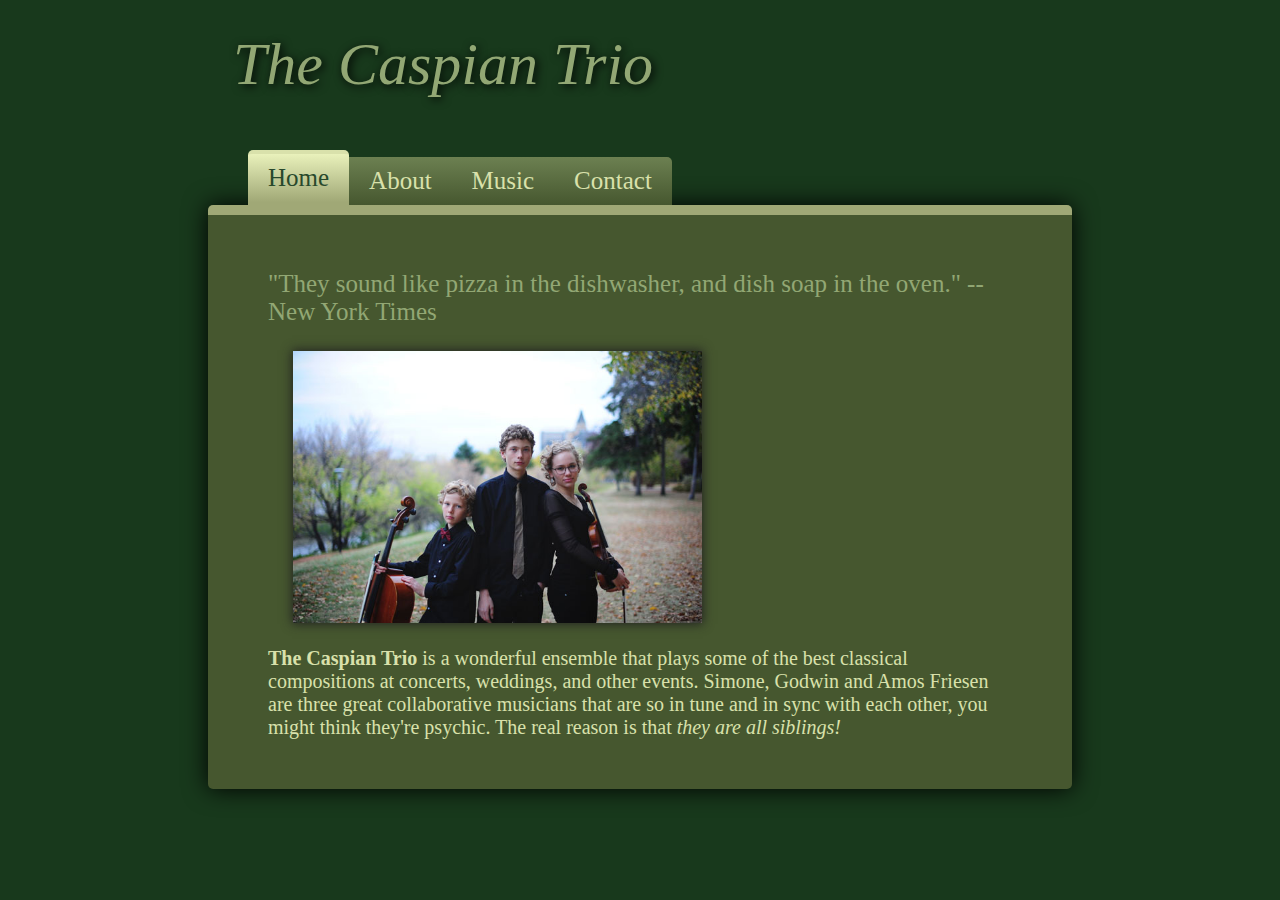
<file: index.html>
<!DOCTYPE html>

<html>

	<head>
		<title>The Caspian Trio</title>
		<link rel="stylesheet" href="style.css">
	</head>
	
	<body>
	
		<nav>
			<ul>
				<li><a href="../" id="current">Home</a></li>
				<li><a href="/about">About</a></li>
				<li><a href="/music">Music</a></li>
				<li><a href="/contact" id="navright">Contact</a></li>
			</ul>
		</nav>
		
		<h1>The Caspian Trio</h1>
		
		<div id="main">
			<h3>"They sound like pizza in the dishwasher, and dish soap in the oven." -- <a href="http://www.nytimes.com/">New York Times</a></h4>
			
			<img src="caspiantrio.jpg" width="409" height="272" alt="An image of the Caspian Trio with their instruments by some trees">
			
			<p><strong>The Caspian Trio</strong> is a wonderful ensemble that plays some of the best classical compositions at concerts, weddings, and other events. 
			Simone, Godwin and Amos Friesen are three great collaborative musicians that are so in tune and in sync with each other, you might think they're psychic. 
			The real reason is that <em>they are all siblings!</em></p>
		</div>
		
	</body>

</html>
</file>
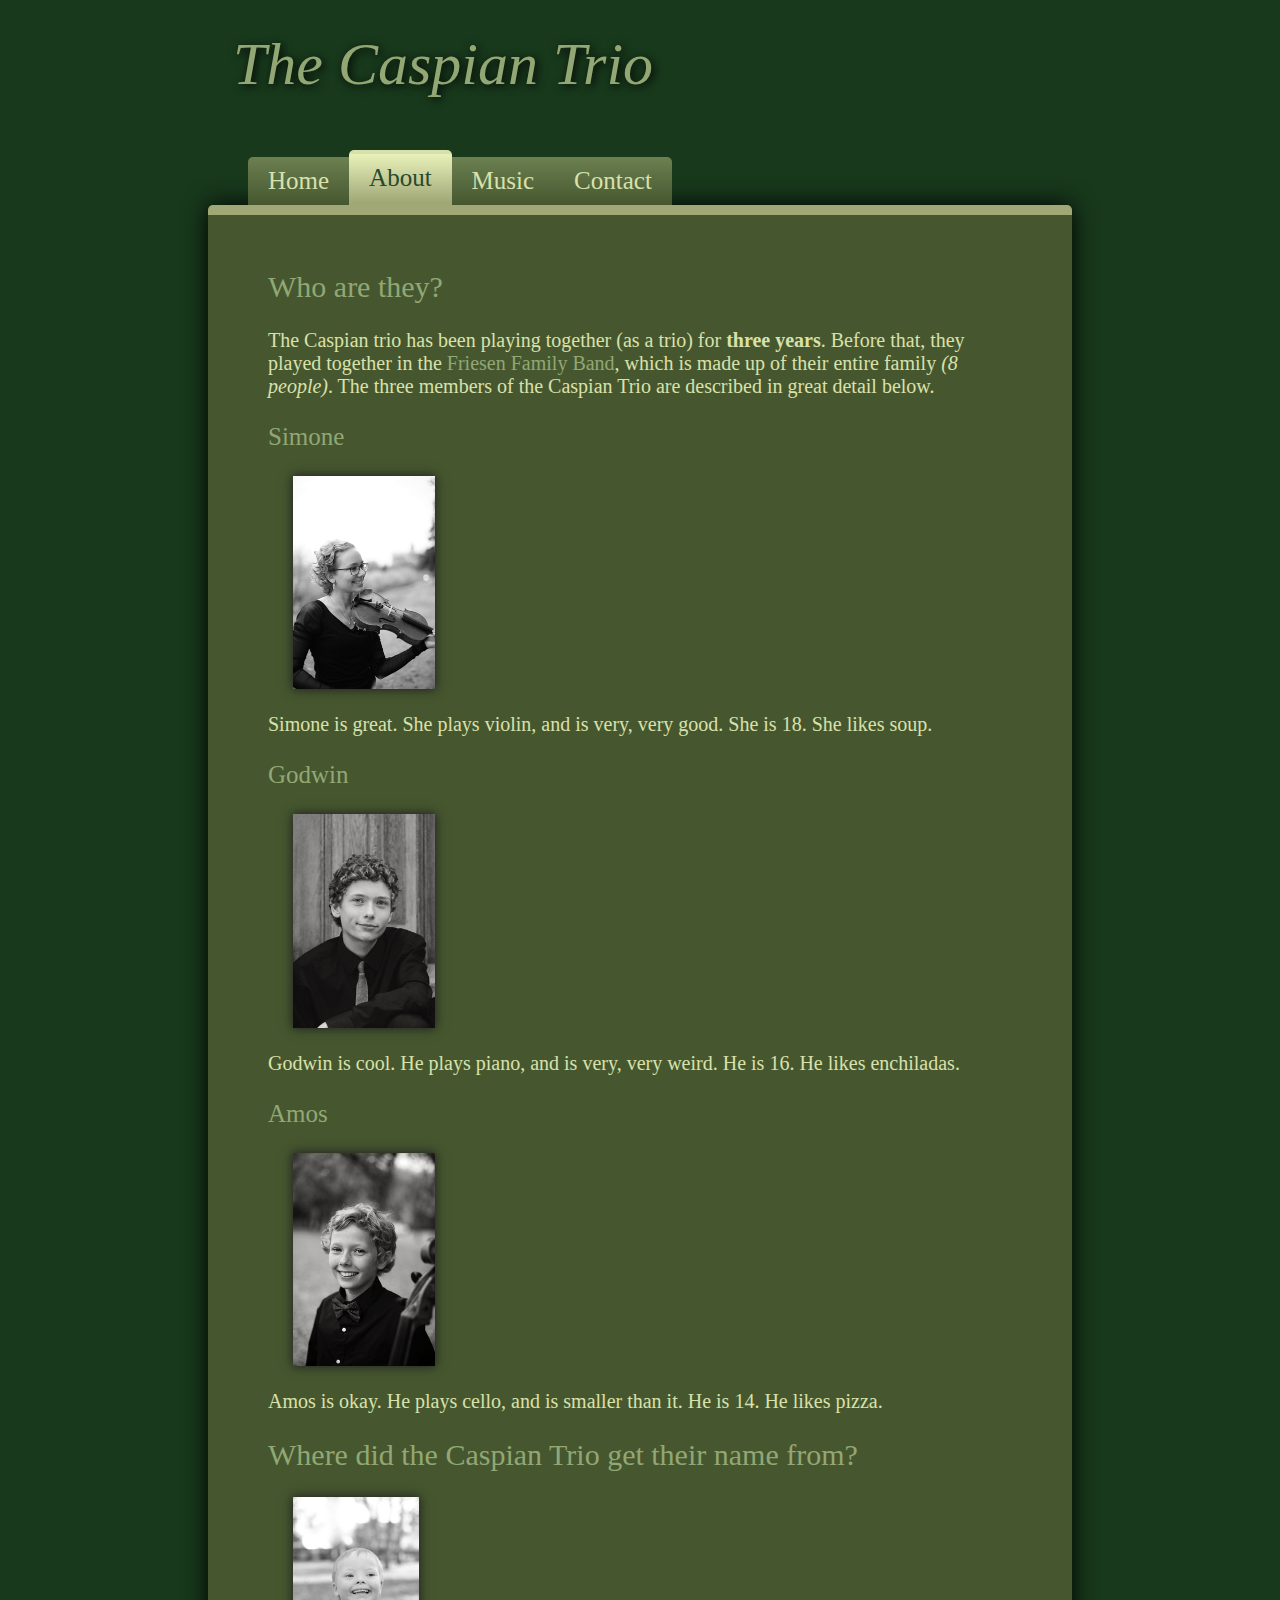
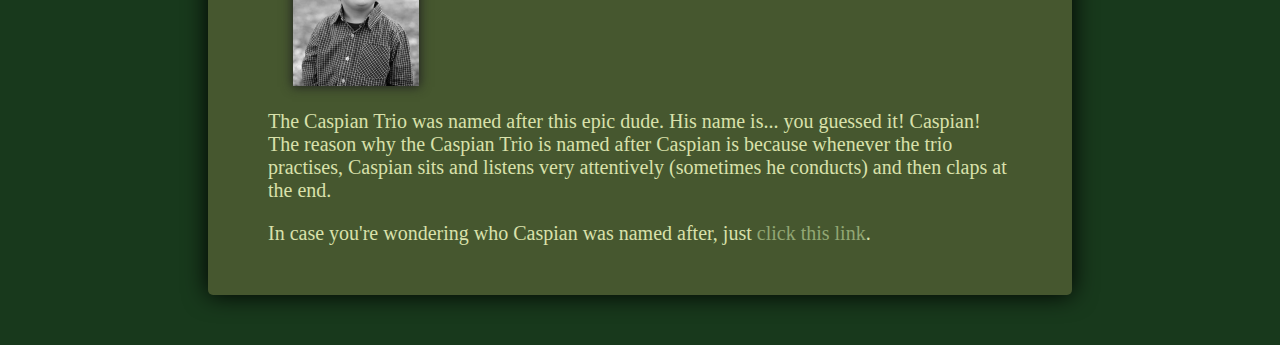
<file: about/index.html>
<!DOCTYPE html>

<html>

	<head>
		<title>The Caspian Trio</title>
		<link rel="stylesheet" href="../style.css">
	</head>

	<body>

		<nav>
			<ul>
				<li><a href="../" id="navleft">Home</a></li>
				<li><a href="/about" id="current">About</a></li>
				<li><a href="/music">Music</a></li>
				<li><a href="/contact" id="navright">Contact</a></li>
			</ul>
		</nav>
		
		<h1>The Caspian Trio</h1>
		
		<div id="main">
			<h2>Who are they?</h2>
			
			<p>The Caspian trio has been playing together (as a trio) for <strong>three years</strong>. 
			Before that, they played together in the <a href="http://www.friesenfamilyband.com/">Friesen Family Band</a>, which is made up of their entire family <em>(8 people)</em>. 
			The three members of the Caspian Trio are described in great detail below.</p>
			
			<h3>Simone</h3>
			<img src="simone.jpg" width="142" height="213" alt="An image of Simone Friesen with her violin">
			<p>Simone is great. She plays violin, and is very, very good. She is 18. She likes soup.</p>
			
			<h3>Godwin</h3>
			<img src="godwin.jpg" width="142" height="214" alt="An image of Godwin Friesen smiling">
			<p>Godwin is cool. He plays piano, and is very, very weird. He is 16. He likes enchiladas.</p>
			
			<h3>Amos</h3>
			<img src="amos.jpg" width="142" height="213" alt="An image of Amos Friesen with his cello">
			<p>Amos is okay. He plays cello, and is smaller than it. He is 14. He likes pizza.</p>
			
			<h2>Where did the Caspian Trio get their name from?</h2>
			<img src="caspian.jpg" width="126" height="189" alt="An image of Caspian Friesen smiling">
			<p>The Caspian Trio was named after this epic dude. His name is... you guessed it! Caspian! 
			The reason why the Caspian Trio is named after Caspian is because whenever the trio practises, 
			Caspian sits and listens very attentively (sometimes he conducts) and then claps at the end.</p>
			<p>In case you're wondering who Caspian was named after, just <a href="http://en.wikipedia.org/wiki/Prince_Caspian">click this link</a>.</p>
		</div>
		
	</body>

</html>
</file>
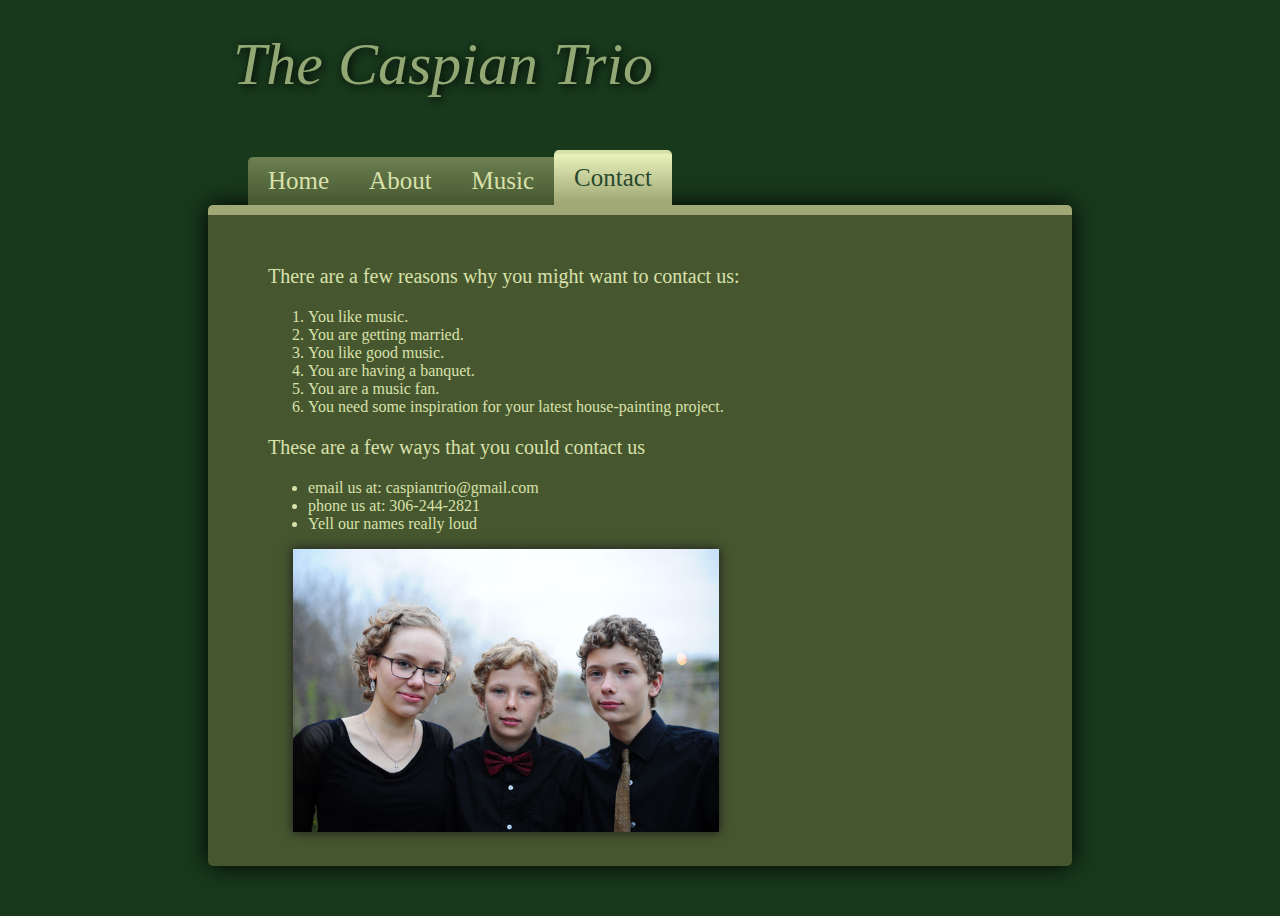
<file: contact/index.html>
<!DOCTYPE html>

<html>

	<head>
		<title>The Caspian Trio</title>
		<link rel="stylesheet" href="../style.css">
	</head>

	<body>

		<nav>
			<ul>
				<li><a href="../" id="navleft">Home</a></li>
				<li><a href="/about">About</a></li>
				<li><a href="/music">Music</a></li>
				<li><a href="/contact" id="current">Contact</a></li>
			</ul>
		</nav>
		
		<h1>The Caspian Trio</h1>

		<div id="main">
			<p>There are a few reasons why you might want to contact us:</p>
			<ol>
				<li>You like music.</li>
				<li>You are getting married.</li>
				<li>You like good music.</li>
				<li>You are having a banquet.</li>
				<li>You are a music fan.</li>
				<li>You need some inspiration for your latest house-painting project.</li>
			</ol>
			
			<p>These are a few ways that you could contact us</p>
			<ul>
				<li>email us at: caspiantrio@gmail.com</li>
				<li>phone us at: 306-244-2821</li>
				<li>Yell our names really loud</li>
			</ul>
			
			<img src="caspiantrio.jpg" width="426" height="283" alt="A close-up image of the three members of the Caspian Trio">
		</div>
			
	</body>

</html>
</file>
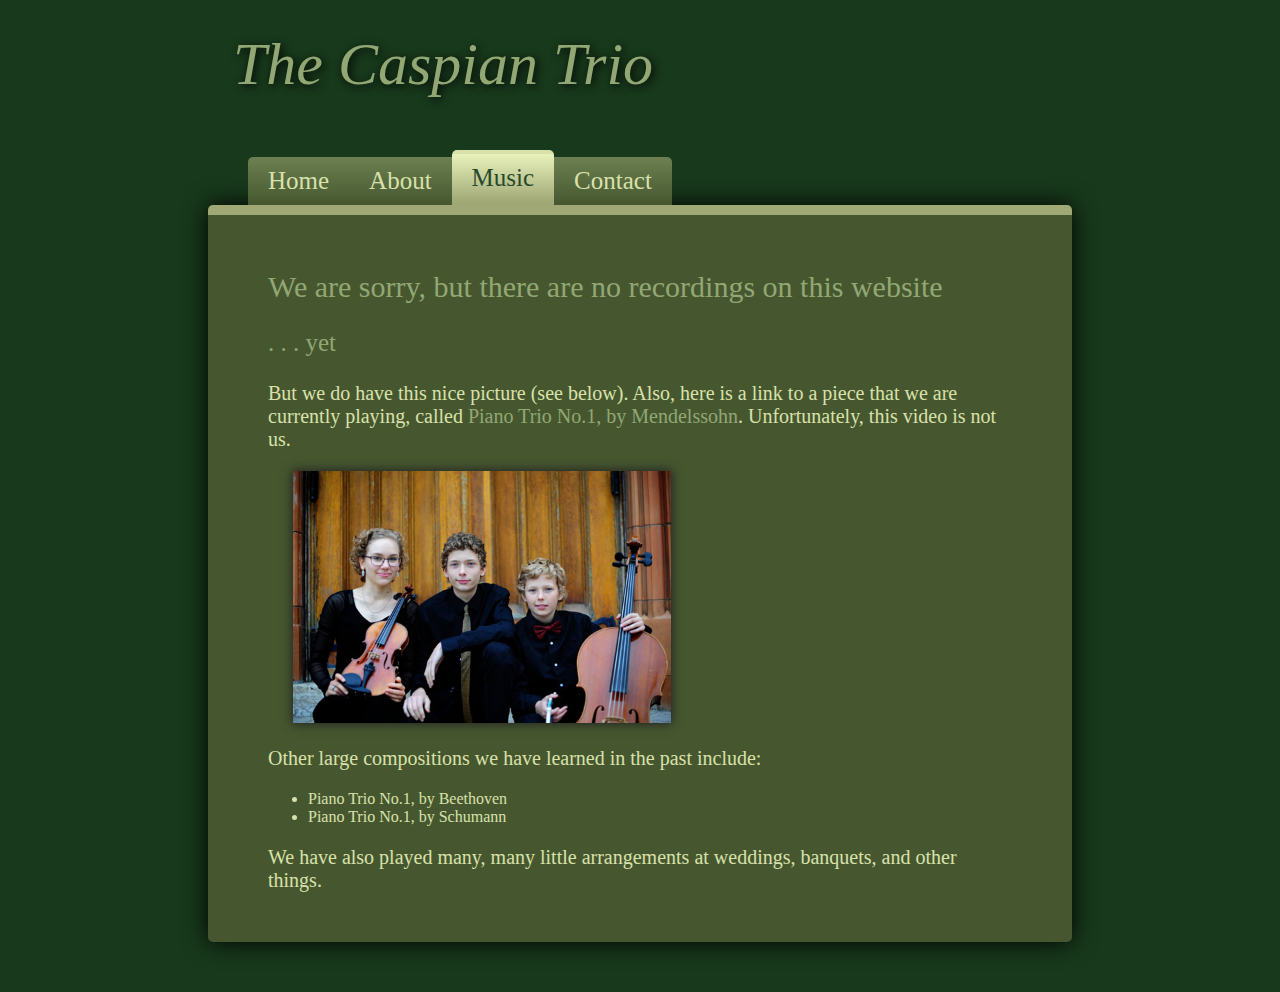
<file: music/index.html>
<!DOCTYPE html>

<html>

	<head>
		<title>The Caspian Trio</title>
		<link rel="stylesheet" href="../style.css">
	</head>

	<body>

		<nav>
			<ul>
				<li><a href="../" id="navleft">Home</a></li>
				<li><a href="/about">About</a></li>
				<li><a href="/music" id="current">Music</a></li>
				<li><a href="/contact" id="navright">Contact</a></li>
			</ul>
		</nav>
		
		<h1>The Caspian Trio</h1>

		<div id="main">
			<h2>We are sorry, but there are no recordings on this website</h2>
			<h3>. . . yet</h3>
			<p>But we do have this nice picture (see below). Also, here is a link to a piece that we are currently playing, 
			called <a href="https://www.youtube.com/watch?v=ZmXdFBek8R8">Piano Trio No.1, by Mendelssohn</a>. Unfortunately, this video is not us.</p>

			<img src="caspiantrio.jpg" width="378" height="252" alt="An image of the Caspian Trio sitting with their instruments">

			<p>Other large compositions we have learned in the past include:</p>
			<ul>
				<li>Piano Trio No.1, by Beethoven</li>
				<li>Piano Trio No.1, by Schumann</li>
			</ul>
			<p>We have also played many, many little arrangements at weddings, banquets, and other things.</p>
		</div>
		
	</body>

</html>
</file>
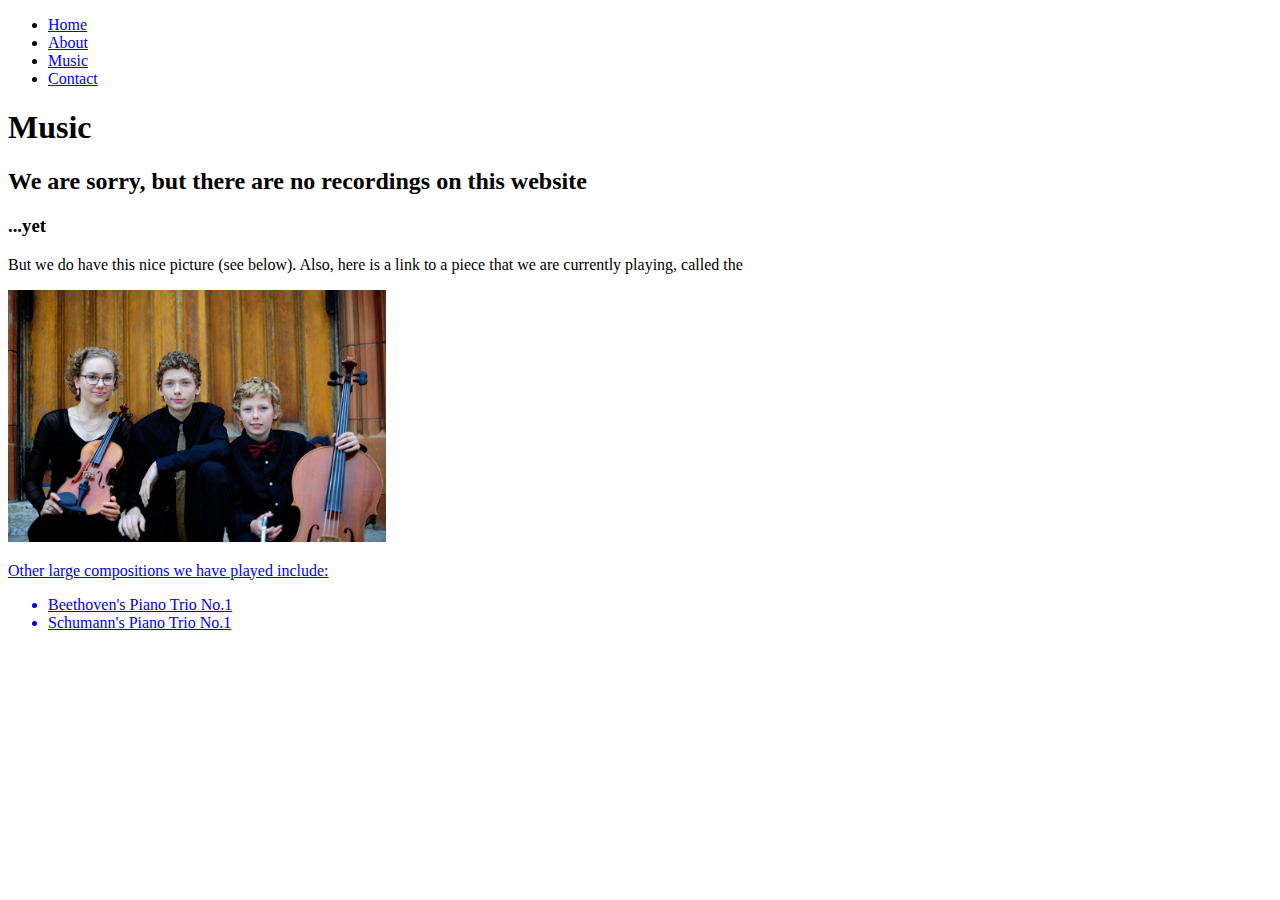
<file: recordings/index.html>
<!DOCTYPE html>

<html>

	<head>
		<title>The Caspian Trio</title>
	</head>

	<body>

		<nav>
			<ul>
				<li><a href="../">Home</a></li>
				<li><a href="/about">About</a></li>
				<li><a href="/music">Music</a></li>
				<li><a href="/contact">Contact</a></li>
			</ul>
		</nav>

		<h1>Music</h1>
		
		<h2>We are sorry, but there are no recordings on this website</h2>
		
		<h3>...yet</h3>
		
		<p>But we do have this nice picture (see below). Also, here is a link to a piece that we are currently playing, called the <a href="https://www.youtube.com/watch?v=ZmXdFBek8R8"Mendelssohn's Piano Trio No.1</a></p>

		<img src="caspiantrio.jpg" width="378" height="252" alt="an image of the three members of the Caspian Trio">

		<p>Other large compositions we have played include:</p>
		<ul>
			<li>Beethoven's Piano Trio No.1</li>
			<li>Schumann's Piano Trio No.1</li>
		</ul>
	</body>

</html>
</file>
<file: style.css>
/*---Navigation Bar---*/

nav {
	min-width: 500px;
	margin-left: 200px;
	margin-top: 150px;
}

nav li {
	display: inline;
}

nav a {
	color: #D9E1AB;
	text-decoration: none;
	float: left;
	font: 25px candara;
	padding: 10px 20px;
	background: linear-gradient(#6C8051, #46572F);
	transform: translate(0, 7px);
}

nav a:hover, #current {
	border-radius: 5px 5px 0 0 !important;
	background: linear-gradient(#E9F1BB, #A0A876);
	color: #28492C;
	border-top: 4px #D9E1AB solid;
	border-bottom: 3px #A0A876 solid;
	transform: translate(0, 0);
}

#navright {
	border-radius: 0 5px 0 0;
}

#navleft {
	border-radius: 5px 0 0 0;
}


/*---Main Box and Background---*/

#main {
	clear: left;
	padding: 30px 60px;
	background: #46572F;
	margin: 0 200px;
	border-top: 10px #A0A876 solid;
	border-radius: 5px;
	min-width: 450px;
	box-shadow: 0 0 25px;
	margin-bottom: 50px;
}

body {
	background: #18391C;
}


/*---Text of All Sorts---*/

p {
	color: #D9E1AB;
	font: 20px candara;
}

h1 {
	text-shadow: 2px 2px 10px black;
	margin: 30px 225px;
	min-width: 500px;
	position: absolute;
	top: 0px;
	font: italic 60px "century gothic";
	color: #92A774;
}

h2 {
	clear: left;
	color: #92A774;
	font: 30px "century gothic";
}

h3 {
	clear: left;
	color: #92A774;
	font: 25px candara;
}

#main li {
	color: #D9E1AB;
	font: 16px candara;
}

#main a {
	text-decoration: none;
	color: #92A774;
}

#main a:hover {
	text-decoration: underline;
}


/*---Images---*/

img {
	margin-left: 25px;
	box-shadow: 0 0 10px 1px #222;
}
</file>
